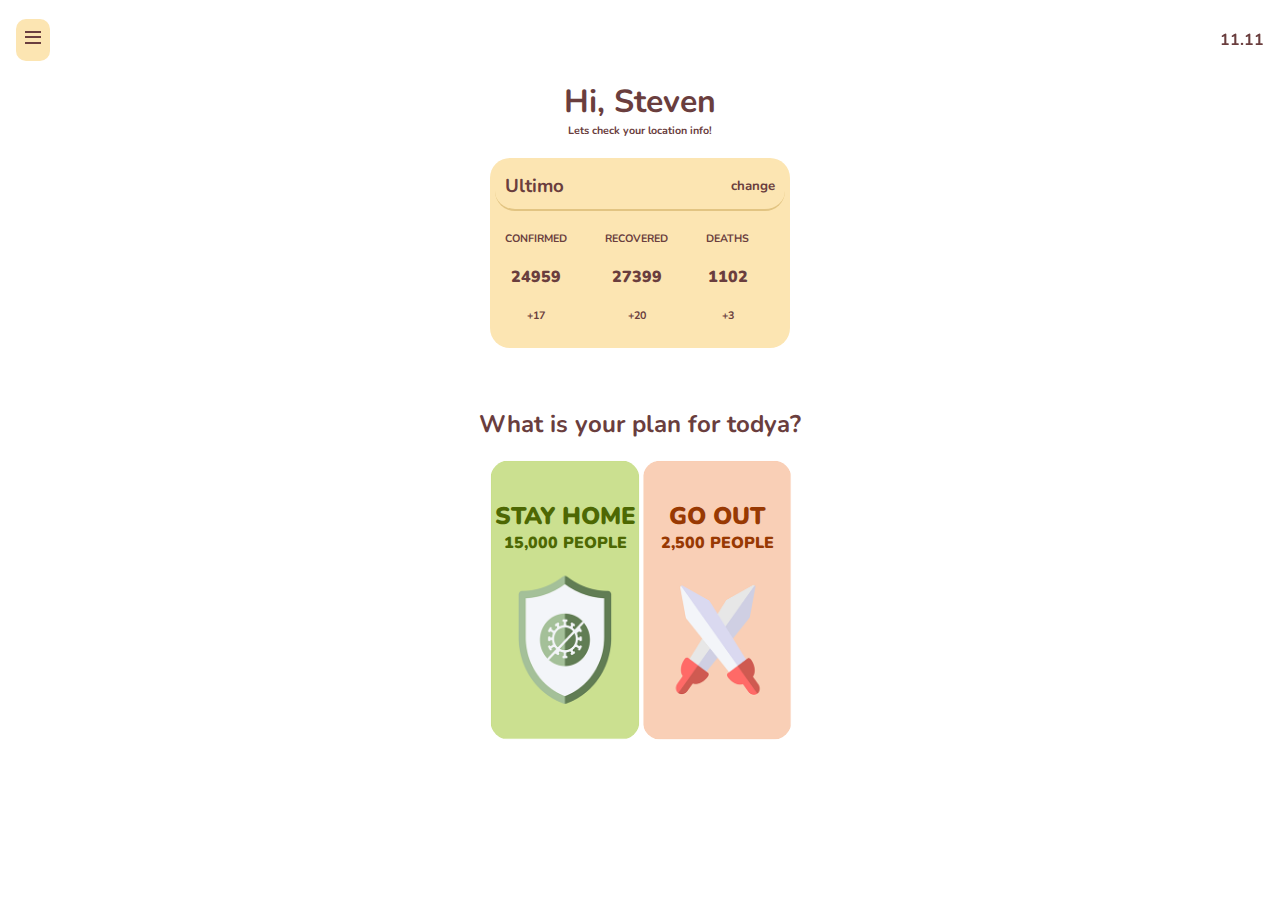
<file: index.html>
<!DOCTYPE html>
<html lang="en">
<head>
    <meta charset="UTF-8">
    <meta name="viewport" content="width=device-width, initial-scale=1.0, maximum-scale=1.0, user-scalable=no">
    
    <meta name="apple-mobile-web-app-capable" content="yes">
    
    <title>AVOID-19</title>

    <!-- BOX ICONS -->
    <link href='https://unpkg.com/boxicons@2.0.7/css/boxicons.min.css' rel='stylesheet'>

    <!-- CSS -->
    <link rel="stylesheet" href="styles.css" />
</head>

<body id="body-pd">
    <!-- header -->
    <header class="header" id="header">
        <div class="header_toggle">
            <i class='bx bx-menu' id="header-toggle"></i>    
        </div>
            
        <div class="header_date">
            <p><b>11.11</b></p>
        </div>
    </header>
    <!-- navbar -->
    <div class="left-navbar" id="nav-bar">
        <nav class="nav">
            <div class="nav_list">
                <a href="index.html" class="nav_link active">
                    <i class='bx bx-home nav__icon' ></i>
                    <span class="nav_name">Home</span>
                </a>

                <a href="profile.html" class="nav_link active">
                    <i class='bx bx-user nav__icon' ></i>
                    <span class="nav_name">Profile</span>
                </a>

                <a href="#" class="nav_link">
                    <i class='bx bx-group nav__icon' ></i>
                    <span class="nav_name">Squad</span>
                </a>

                <a href="#" class="nav_link">
                    <i class='bx bx-calendar nav__icon'></i>
                    <span class="nav_name">Calendar</span>
                </a>

                <a href="#" class="nav_link">
                    <i class='bx bx-map nav__icon' ></i>
                    <span class="nav_name">Map</span>
                </a>

                <a href="#" class="nav_link">
                    <i class='bx bx-info-circle nav__icon' ></i>
                    <span class="nav_name">Tips</span>
                </a>

                <a href="#" class="nav_link">
                    <i class='bx bx-cog nav__icon'></i>
                    <span class="nav_name">Setting</span>
                </a>
            </div>
        </nav>
    </div>

    <!-- Home page sections-->
    <!-- upper -->
    <div class="title">
        <h1>Hi, Steven</h1>
        <h6>Lets check your location info!</h6>
    </div>
    
    <div class="information">
        <div id="location">
            <div><h3 style="float: left;">Ultimo</h3></div>
            <div><h5 style="float: right;">change</h5></div>
        </div>
        <div id="data">
            <div>
            <h6 style="margin-top: 10px;">CONFIRMED</h6>
            <h4 style="margin-top: 20px; margin-bottom: 20px;"><b>24959</b></h4>
            <h6 style="margin-bottom: 10px;">+17</h6>
            </div>
            <div>
            <h6 style="margin-top: 10px;">RECOVERED</h6>
            <h4 style="margin-top: 20px; margin-bottom: 20px;"><b>27399</b></h4>
            <h6 style="margin-bottom: 10px;">+20</h6>
            </div>  
            <div>
            <h6 style="margin-top: 10px;">DEATHS</h6>
            <h4 style="margin-top: 20px; margin-bottom: 20px;"><b>1102</b></h4>
            <h6 style="margin-bottom: 10px;">+3</h6>
            </div>
        </div>    
    </div>
    
    <!-- under -->
    <div id="subtitle">
        <h2>What is your plan for todya?</h2>
    </div>
    
    <div id="selections">
    <div id="stayhome" style="float: left;">
        <div id="sh">
        <a href="stayhome.html">
        <img src="img/dun.png" alt="stayhome">
        </a>
        </div>
        <div id="text-sh">
        <a href="stayhome.html" id="text-sh">
        <h2><b>STAY HOME</b></h2>
        <h4><b>15,000 PEOPLE</b></h4>
        </a>
        </div>
    </div>
    <div id="goout" style="float: right;">
        <div id="go">
        <a href="/goout/goout.html">
        <img src="img/jian.png" alt="goout">
        </a>
        </div>
        <div id="text-go">
        <a href="/goout/goout.html" id="text-go">
        <h2><b>GO OUT</b></h2>
        <h4><b>2,500 PEOPLE</b></h4>
        </a>
        </div>
    </div>
    </div>
    
    <!-- mainJS -->
    <script src="main.js"></script>
</body>
</html>
</file>
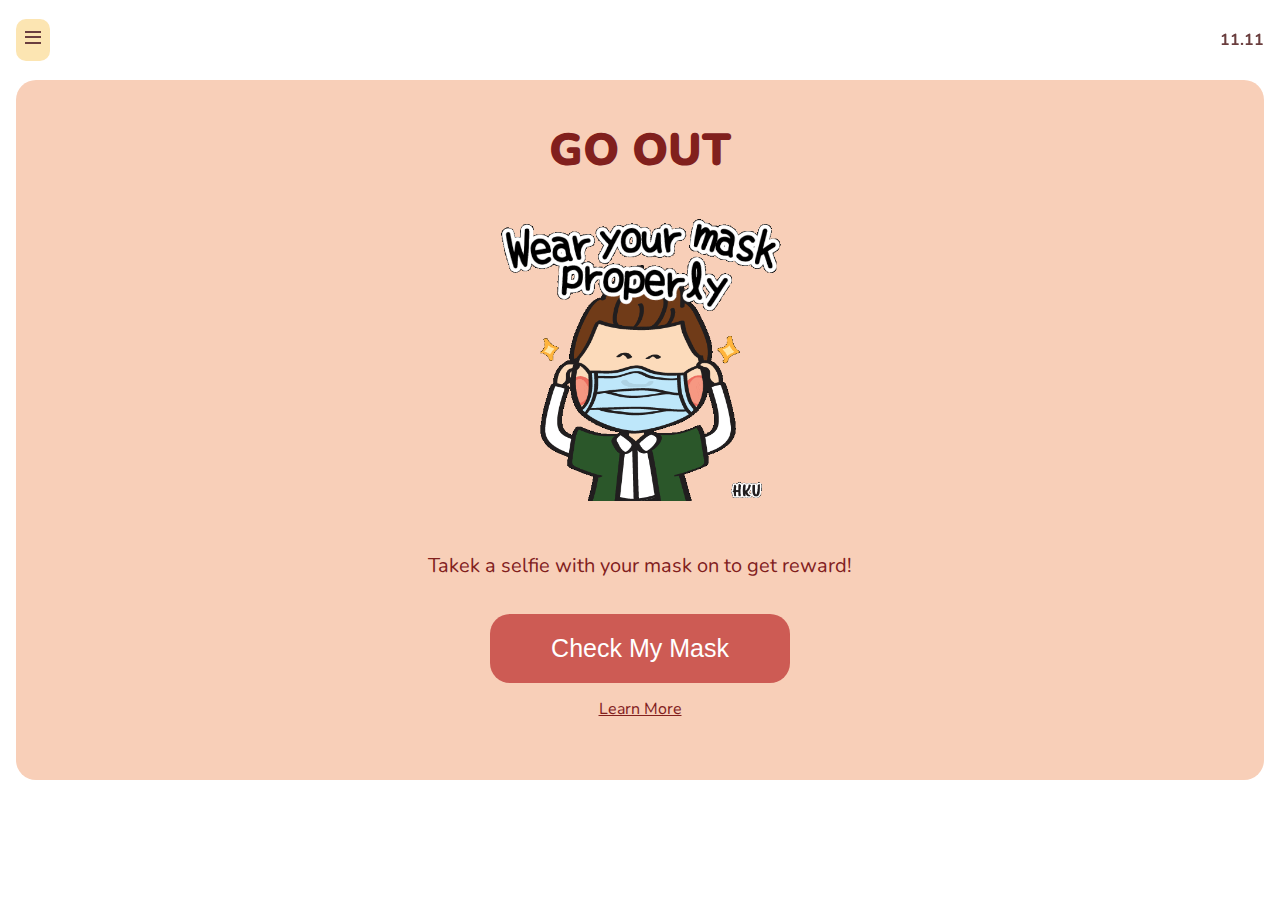
<file: goout/goout.html>
<!DOCTYPE html>
<html lang="en">
<head>
    <meta charset="UTF-8">
    <meta name="viewport" content="width=device-width, initial-scale=1.0">
    <title>goout</title>

    <!-- BOX ICONS -->
    <link href='https://unpkg.com/boxicons@2.0.7/css/boxicons.min.css' rel='stylesheet'>

    <!-- CSS -->
    <link rel="stylesheet" href="/goout/goout_style.css"/>
</head>

<body id="body-pd">
    <!-- header -->
    <header class="header" id="header">
        <div class="header_toggle">
            <i class='bx bx-menu' id="header-toggle"></i>    
        </div>
            
        <div class="header_date">
            <p><b>11.11</b></p>
        </div>
    </header>
    <!-- navbar -->
    <div class="left-navbar" id="nav-bar">
        <nav class="nav">
            <div class="nav_list">
                <a href="/index.html" class="nav_link active">
                    <i class='bx bx-home nav__icon' ></i>
                    <span class="nav_name">Home</span>
                </a>
                
                <a href="/profile.html" class="nav_link active">
                    <i class='bx bx-user nav__icon' ></i>
                    <span class="nav_name">Profile</span>
                </a>

                <a href="#" class="nav_link">
                    <i class='bx bx-group nav__icon' ></i>
                    <span class="nav_name">Squad</span>
                </a>

                <a href="#" class="nav_link">
                    <i class='bx bx-calendar nav__icon'></i>
                    <span class="nav_name">Calendar</span>
                </a>

                <a href="#" class="nav_link">
                    <i class='bx bx-map nav__icon' ></i>
                    <span class="nav_name">Map</span>
                </a>

                <a href="#" class="nav_link">
                    <i class='bx bx-info-circle nav__icon' ></i>
                    <span class="nav_name">Tips</span>
                </a>

                <a href="#" class="nav_link">
                    <i class='bx bx-cog nav__icon'></i>
                    <span class="nav_name">Setting</span>
                </a>
            </div>
        </nav>
    </div>

    <!-- intro -->
    <div class="background">
        <!-- title -->
        <div id="goout">
            <h2><b>GO OUT</b></h2>
        </div>
        <!-- gif -->
        <div id="gif">
            <img src="/img/wearyourmask.gif" alt="WearYourMask" width="200px" height="200px">
        </div>

        <div id="exp">
            <p>Takek a selfie with your mask on to get reward!</p>
        </div>

        <!-- button -->
        <a href="/maskscan/maskscan.html">
        <button class="button">Check My Mask</button>
        </a>

        <div id="more">
            <p><u>Learn More</u></p>
        </div>

        <!-- <div class="hint">
            <p4><b>Check Your Mask Before You Go Out</b></p4>
            <p><b>Wearing a mask is the best way to prevent infection!</b> To defeat the virus, we hope you can keep recording your good habit of wearing a mask and invite everyone around you to join us!</p>
            <button id="button2">Got It!</button>
        </div> -->

    </div>

    <!-- mainJS -->
    <script src="/main.js"></script>
</body>
</html>
</file>
<file: styles.css>
/* GOOGLE FONTS */
@import url("https://fonts.googleapis.com/css2?family=Nunito:wght@400;600;700&display=swap");

* {
    margin: 0;
    padding: 0;
    border-radius: 20px;
}

/* VARIABLES CSS */
:root {
    --header-height: 5rem;
    --nav-width: 10px;

    /* Colours */
    --green-color: #CBDF94;
    --red-color: #F8CFB8;
    --background-color: #FDF8F8;
    --yellow-color: #FCE5B2;
    --text-color: #6A3E3E;
    --white-color: #ffffff;

    /* Font and typography */
    --body-font: 'Nunito', sans-serif;
    --normal-font-size: 1rem;

    /* z index */
    --z-fixed: 100;
}

/* BASE */
*,
::before,
::after {
    box-sizing: border-box;
}

body {
    position: relative;
    margin: var(--header-height) 0 0 0;
    padding: 0 1rem;
    font-family: var(--body-font);
    font-size: var(--normal-font-size);
    transition: .5s;
}

a {
    text-decoration: none;
}

/* HEADER */
.header {
    width: 100%;
    height: var(--header-height);
    position: fixed;
    top: 0;
    left: 0;
    display: flex;
    align-items: center;
    justify-content: space-between;
    padding: 0 1rem;
    z-index: var(--z-fixed);
    transition: .5s;
    color: var(--text-color);
}

.header_toggle {
    color: var(--text-color);
    padding: 5px;
    background-color: var(--yellow-color);
    font-size: 1.5rem;
    cursor: pointer;
    position: relative;
    z-index: 200;
    border-radius: 10px;
}

/* NAV*/
.left-navbar {
    position: fixed;
    top: 0;
    left: -50%;
    width: calc(var(--nav-width) + 156px);
    height: 100vh;
    background-color: var(--yellow-color);
    padding: .5rem 1rem 0 0;
    transition: .5s;
    z-index: var(--z-fixed);
    border-radius: 0px;
}

.nav {
    height: 100%;
    display: flex;
    flex-direction: column;
    justify-content: space-between;
    overflow: hidden;
}

.nav_link {
    display: grid;
    grid-template-columns: max-content max-content;
    align-items: center;
    column-gap: 1rem;
    padding: .5rem 0 .5rem 1.5rem;
    position: relative;
    color: var(--text-color);
    margin-top: 2rem;
    margin-bottom: 1.5rem;
    transition: .3s;
    top: 10rem;
}

.nav_link:hover {
    color: #b3842e;
}

.nav_icon {
    font-size: 1.25rem;
}

/* Show navbar movil */
.show {
    left: 0;
}

/* Add padding body movil */
/* .body-pd {
    padding-left: calc(var(--nav-width) + 10rem);
} */
.bx-x {
    padding-left: calc(var(--nav-width) + 9rem);
    transition: .55s;
}


/* HOME PAGE SECTIONS */
.title {
    color: var(--text-color);
    text-align: center;
    margin-top: 50px;
    margin-bottom: 20px;
}

/* Yellow box */
.information {
    width: 300px;
    padding: 5px;
    background-color: var(--yellow-color);
    color: var(--text-color);
    margin: auto;
}

#location {
    width: auto;
    height: auto;
    display: flex;
    align-items: center;
    padding: 10px;
    border-bottom: 2px solid #E2C482;
}

#location div {
    flex: 1;
}

#data {
    display: grid;
    grid-template-columns: auto auto auto auto;
    grid-column-gap: 38px;
    padding: 10px;
    text-align: center;
}

#subtitle {
    margin-top: 60px;
    margin-bottom: 20px;
    text-align: center;
    color: var(--text-color);
}

/* Two boxes */
#selections {
    display: grid;
    grid-template-columns: auto auto auto auto;
    grid-column-gap: 2px;
    width: 300px;
    margin: auto;
}

/* left green */
#stayhome {
    position: relative;
    width: 150px;
    height: 300px;
}

#sh {
    position: relative;
    width: 100%;
    height: 100%;
}

img {
    position: relative;
    clear: both;
    width: 150px;
    height: 280px;
    display: flex;
    align-items: center;
}

img div {
    flex: 1;
}

#text-sh {
    position: relative;
    clear: both;
    width: 150px;
    top: -130px;
    text-align: center;
    color: #4D6803;
}

/* right red */
#goout {
    position: relative;
    width: 150px;
    height: 300px;
}

#go {
    position: relative;
    width: 100%;
    height: 100%;
}

#text-go {
    position: relative;
    clear: both;
    width: 150px;
    top: -130px;
    text-align: center;
    color: #983903;
}
</file>
<file: goout/goout_style.css>
/* GOOGLE FONTS */
@import url("https://fonts.googleapis.com/css2?family=Nunito:wght@400;600;700&display=swap");

* {
    margin: 0;
    padding: 0;
    border-radius: 20px;
}

/* VARIABLES CSS */
:root {
    --header-height: 5rem;
    --nav-width: 10px;

    /* Colours */
    --green-color: #CBDF94;
    --red-color: #F8CFB8;
    --background-color: #FDF8F8;
    --yellow-color: #FCE5B2;
    --text-color: #6A3E3E;
    --white-color: #ffffff;

    /* Font and typography */
    --body-font: 'Nunito', sans-serif;
    --normal-font-size: 1rem;

    /* z index */
    --z-fixed: 100;
}

/* BASE */
*,
::before,
::after {
    box-sizing: border-box;
}

body {
    position: relative;
    margin: var(--header-height) 0 0 0;
    padding: 0 1rem;
    font-family: var(--body-font);
    font-size: var(--normal-font-size);
    transition: .5s;
}

a {
    text-decoration: none;
}

/* HEADER */
.header {
    width: 100%;
    height: var(--header-height);
    position: fixed;
    top: 0;
    left: 0;
    display: flex;
    align-items: center;
    justify-content: space-between;
    padding: 0 1rem;
    z-index: var(--z-fixed);
    transition: .5s;
    color: var(--text-color);
}

.header_toggle {
    color: var(--text-color);
    padding: 5px;
    background-color: var(--yellow-color);
    font-size: 1.5rem;
    cursor: pointer;
    position: relative;
    z-index: 200;
    border-radius: 10px;
}

/* NAV*/
.left-navbar {
    position: fixed;
    top: 0;
    left: -50%;
    width: calc(var(--nav-width) + 156px);
    height: 100vh;
    background-color: var(--yellow-color);
    padding: .5rem 1rem 0 0;
    transition: .5s;
    z-index: var(--z-fixed);
    border-radius: 0px;
}

.nav {
    height: 100%;
    display: flex;
    flex-direction: column;
    justify-content: space-between;
    overflow: hidden;
}

.nav_link {
    display: grid;
    grid-template-columns: max-content max-content;
    align-items: center;
    column-gap: 1rem;
    padding: .5rem 0 .5rem 1.5rem;
    position: relative;
    color: var(--text-color);
    margin-top: 2rem;
    margin-bottom: 1.5rem;
    transition: .3s;
    top: 10rem;
}

.nav_link:hover {
    color: #b3842e;
}

.nav_icon {
    font-size: 1.25rem;
}

/* Show navbar movil */
.show {
    left: 0;
}

/* Add padding body movil */
.bx-x {
    padding-left: calc(var(--nav-width) + 9rem);
    transition: .55s;
}




/* GO OUT PAGE */
.background {
    position: relative;
    width: auto;
    height: 700px;
    background: var(--red-color);
    text-align: center;
}

#goout {
    color: #81201d;
    font-size: 30px;
    padding-top: 40px;
}

#gif img {
    width: 300px;
    height: 300px;
    margin-top: 20px;
    margin-bottom: 30px;
}

#exp {
    color: #81201d;
    font-size: 20px;
    padding: 15px 60px;
}

.button {
    background-color: #CD5B54;
    border: none;
    color: var(--white-color);
    padding: 20px;
    margin-top: 20px;
    text-decoration: none;
    width: 300px;
    font-size: 25px;
}

#more {
    padding: 15px 0;
    color: #81201d;
}

.hint {
    position: absolute;
    text-align: center;
    background-color: #ffffff;
    margin: 50px 30px;
}

#button2 {
    background-color: #CD5B54;
    border: none;
    color: var(--white-color);
    padding: 20px;
    margin-top: 20px;
    text-decoration: none;
    width: 300px;
    font-size: 25px;
}
</file>
